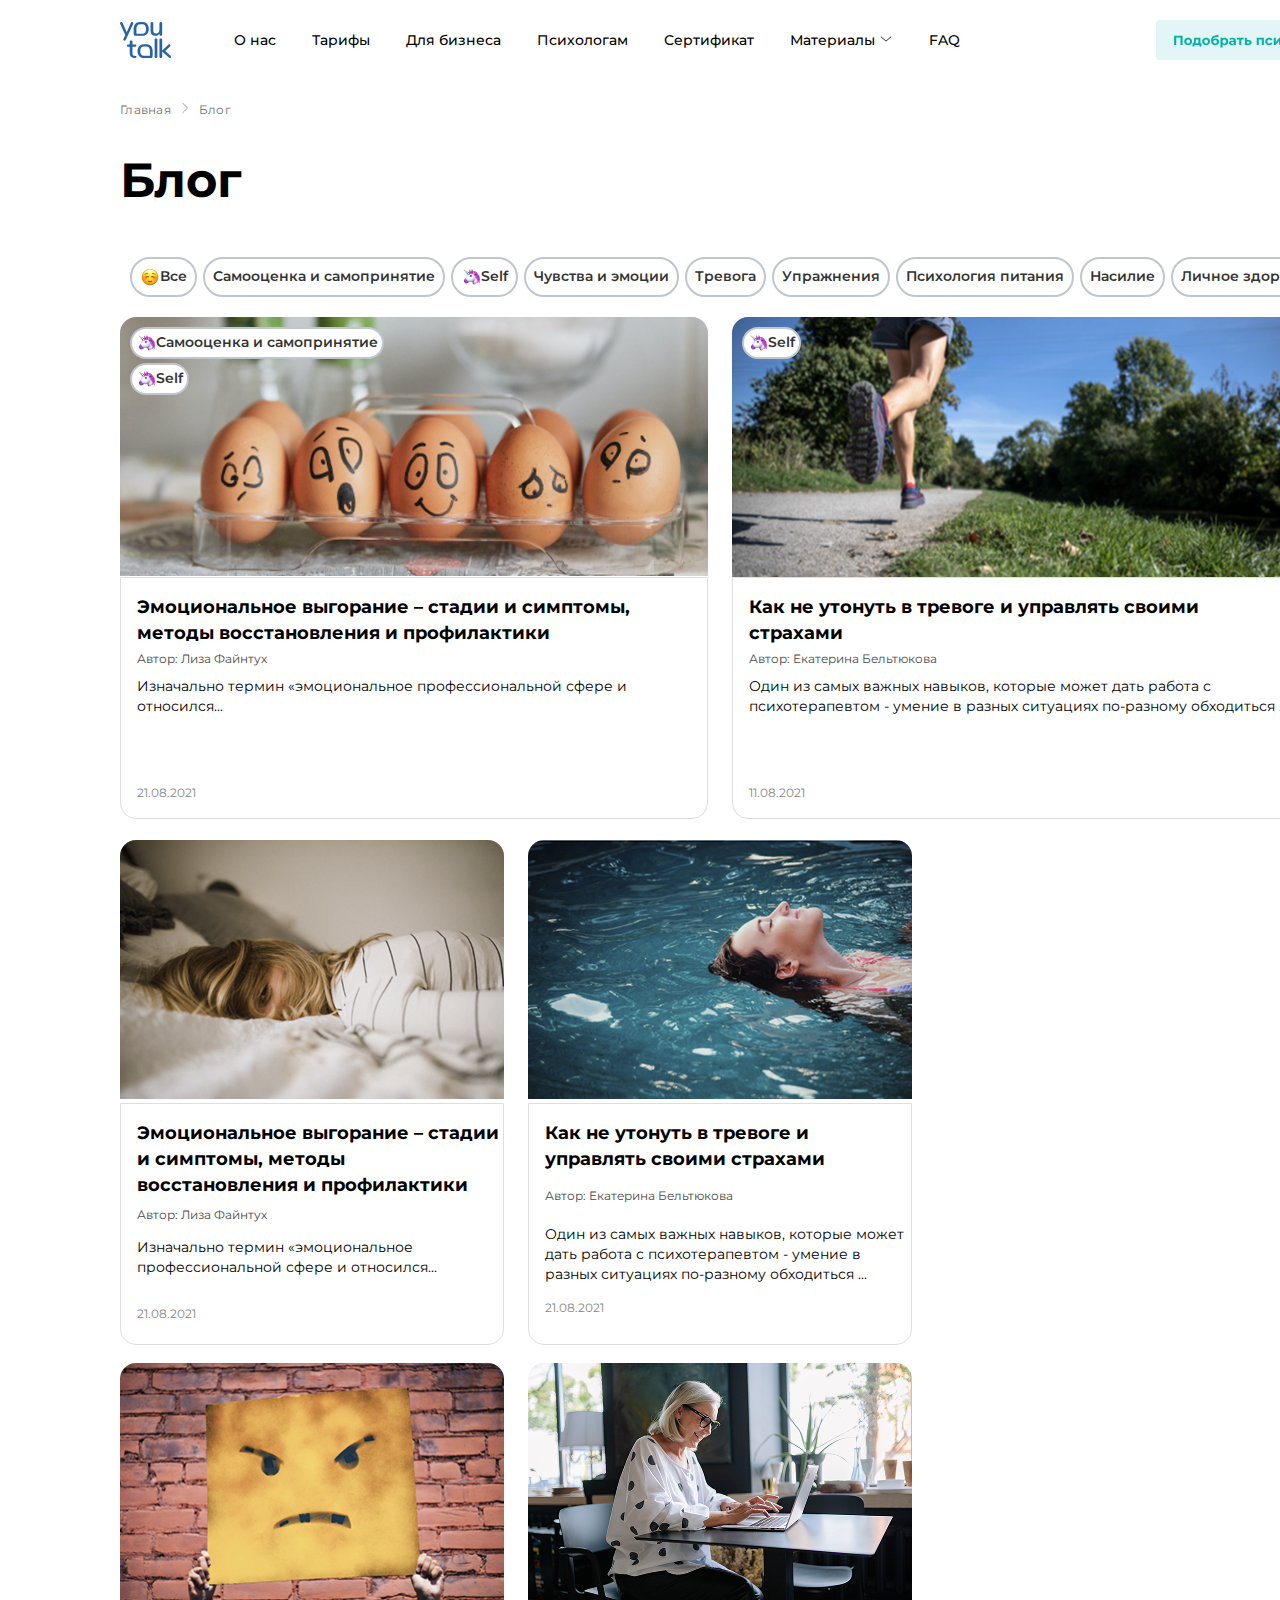
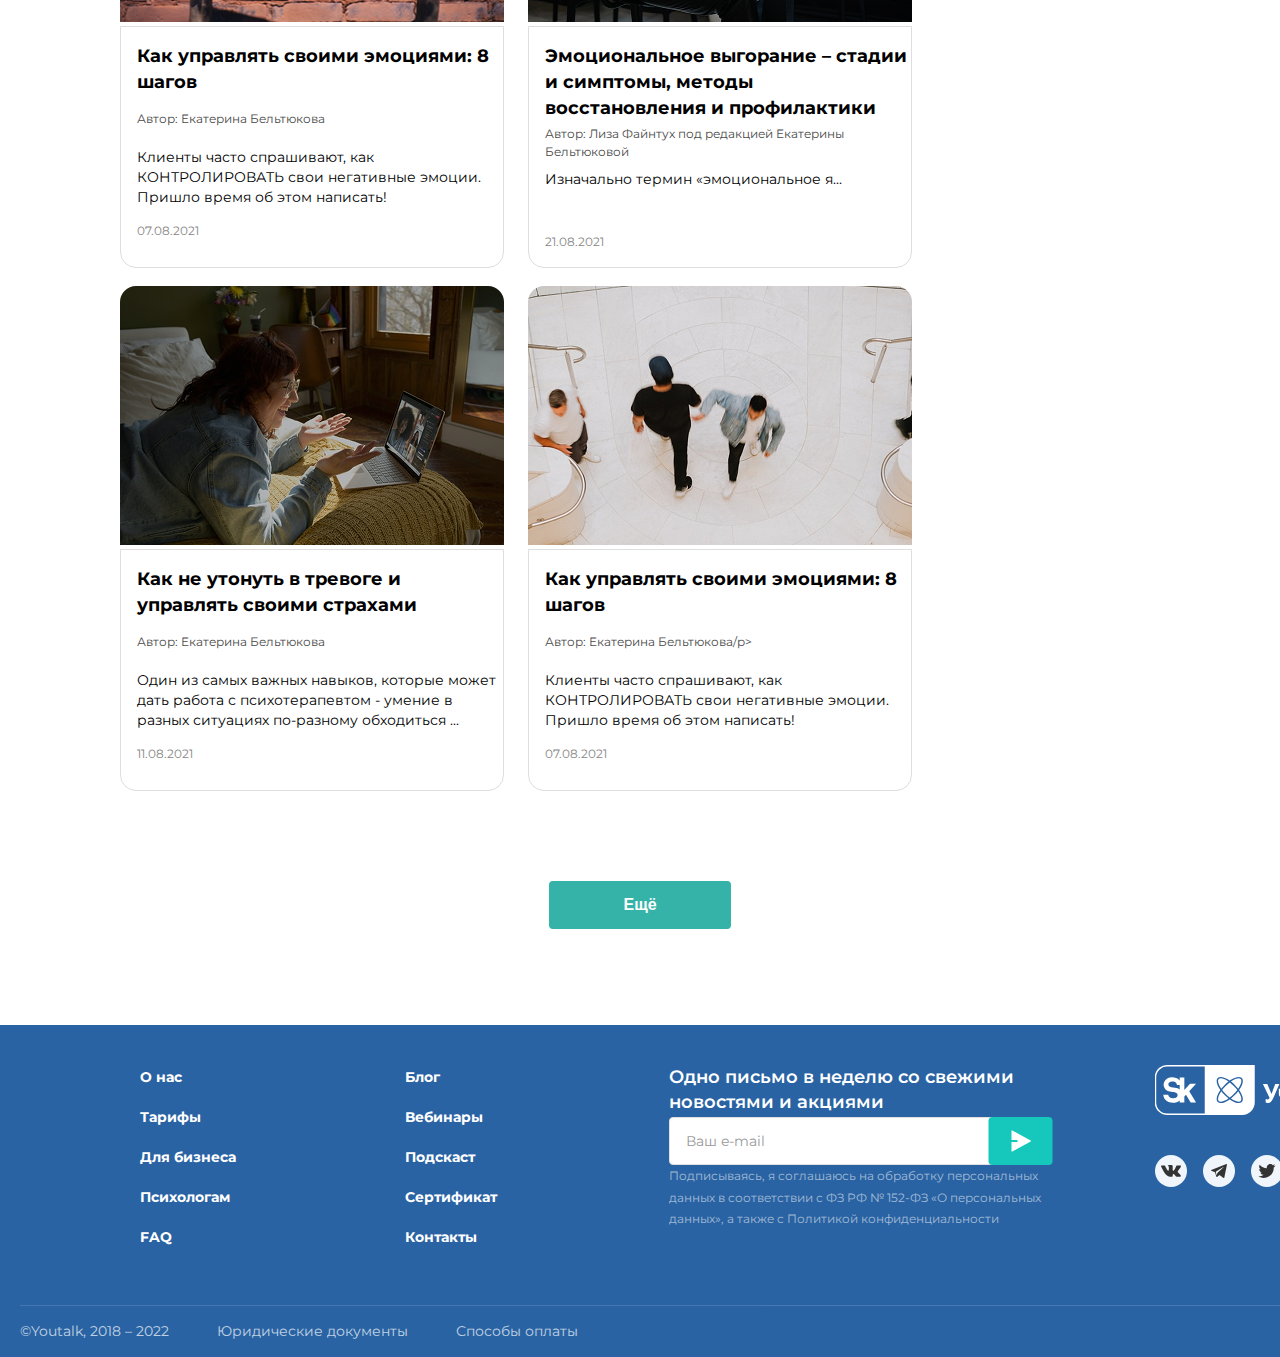
<file: index.html>
<!DOCTYPE html>
<html lang="ru">

<head>
    <meta charset="UTF-8" />
    <meta name="viewport" content="width=device-width, initial-scale=1.0" />
    <link rel="stylesheet" href="css/style.css" />
    <link rel="preconnect" href="https://fonts.googleapis.com" />
    <link rel="preconnect" href="https://fonts.gstatic.com" crossorigin />
    <link href="https://fonts.googleapis.com/css2?family=Montserrat:wght@400;500;600;700&display=swap"
        rel="stylesheet" />
    <title>Youtalk - Blog</title>
</head>

<body>
    <div class="wrapper">
        <header>
            <nav class="navigation">
                <img class="navigation__img" src="img/svg/logo (1).svg" alt="Logo Youtalk" />

                <ul class="navigation__list">
                    <li><a href="#">О нас</a></li>
                    <li><a href="#">Тарифы</a></li>
                    <li><a href="#">Для бизнеса</a></li>
                    <li><a href="#">Психологам</a></li>
                    <li><a href="#">Сертификат</a></li>
                    <li>
                        <a href="#">
                            Материалы
                            <span class="navigation__ul-corner">
                                <img src="img/svg/corner.svg" alt="Уголок" />
                            </span>
                        </a>
                    </li>
                    <li><a href="#">FAQ</a></li>
                </ul>

                <div class="navigation__but">
                    <img src="img/svg/button.svg" alt="Подобрать психолога" />
                </div>
            </nav>

            <div class="header__menu">
                <span>Главная</span>
                <span class="header__corner">
                    <img src="img/svg/Arrow.svg" alt="Arrow" />
                </span>
                <span>Блог</span>
            </div>
        </header>

        <main>
            <h1 class="header__headline">Блог</h1>
            <div class="main__hashtag">
                <div class="main__hashtag-item">
                    <span class="main__hashtag-item-img"><img src="img/svg/Smiling Face.svg"
                            alt="Улыбчивый смайлик">Все</span>
                </div>
                <div class="main__hashtag-item">
                    <span class=main__hashtag-item-img> Самооценка и самопринятие</span>
                </div>
                <div class="main__hashtag-item">
                    <span class=main__hashtag-item-img><img src="img/svg/Unicorn.svg" alt="Единорог">Self</span>
                </div>
                <div class="main__hashtag-item">
                    <span class=main__hashtag-item-img>Чувства и эмоции</span>
                </div>
                <div class="main__hashtag-item">
                    <span class=main__hashtag-item-img>Тревога</span>
                </div>
                <div class="main__hashtag-item">
                    <span class=main__hashtag-item-img>Упражнения</span>
                </div>
                <div class="main__hashtag-item">
                    <span class=main__hashtag-item-img>Психология питания</span>
                </div>
                <div class="main__hashtag-item">
                    <span class=main__hashtag-item-img>Насилие</span>
                </div>
                <div class="main__hashtag-item">
                    <span class=main__hashtag-item-img>Личное здоровье</span>
                </div>
            </div>
            <article>
                <div class="article-cards">
                    <div class="article-card">
                        <div class="article-card__image-container">
                            <img class="article-card__image-container" src="img/png/eggs_smile.png" alt="">
                            <div class="main__hashtag-items">
                                <div class="main__hashtag-item main__hashtag-item-cell">
                                    <img src="img/svg/Unicorn.svg" alt="Единорог">
                                    Самооценка и самопринятие
                                </div>
                                <div class="main__hashtag-item main__hashtag-item-cell-dubl">
                                    <img src="img/svg/Unicorn.svg" alt="Единорог">Self
                                </div>
                            </div>
                        </div>
                        <div class="article-card__headlines">
                            <p class="article-card__headlines-headline">Эмоциональное выгорание – стадии и симптомы,
                                методы восстановления и профилактики</p>
                            <p class="article-card__headlines-author">Автор: Лиза Файнтух</p>
                            <p class="article-card__headlines-text">Изначально термин «эмоциональное профессиональной
                                сфере и относился...</p>
                            <p class="article-card__headlines-date">21.08.2021</p>
                        </div>
                    </div>
                    <div class="article-card">
                        <div class="article-card__image-container">
                            <img class="article-card__image-container" src="img/png/running.png" alt="">
                            <div class="main__hashtag-item main__hashtag-item-cell"><img src="img/svg/Unicorn.svg"
                                    alt="Единорог">Self
                            </div>

                        </div>
                        <div class="article-card__headlines">
                            <p class="article-card__headlines-headline">Как не утонуть в тревоге и управлять своими
                                страхами</p>
                            <p class="article-card__headlines-author">Автор: Екатерина Бельтюкова</p>
                            <p class="article-card__headlines-text">Один из самых важных навыков, которые может дать
                                работа с психотерапевтом - умение в разных ситуациях по-разному обходиться ...</p>
                            <p class="article-card__headlines-date">11.08.2021</p>
                        </div>
                    </div>
                </div>
                <div class="article-minicards">
                    <div class="article-minicard">
                        <img class="article-minicard__img" src="img/png/sleep_baby.png" alt="slepp baby">
                        <div class="article-card__headlines">
                            <p class="article-card__headlines-headline">Эмоциональное выгорание – стадии и симптомы,
                                методы восстановления и профилактики</p>
                            <p class="article-card__headlines-author">Автор: Лиза Файнтух</p>
                            <p class="article-card__headlines-text">Изначально термин «эмоциональное профессиональной
                                сфере и относился...</p>
                            <p class="article-card__headlines-date article-card__headlines-date-minicard">21.08.2021</p>
                        </div>
                    </div>
                    <div class="article-minicard">
                        <img class="article-minicard__img" src="img/png/swimming.png" alt="swimming girl">
                        <div class="article-card__headlines">
                            <p class="article-card__headlines-headline">Как не утонуть в тревоге и управлять своими
                                страхами</p>
                            <p class="article-card__headlines-author">Автор: Екатерина Бельтюкова</p>
                            <p class="article-card__headlines-text">Один из самых важных навыков, которые может дать
                                работа с психотерапевтом - умение в разных ситуациях по-разному обходиться ...</p>
                            <p class="article-card__headlines-date article-card__headlines-date-minicard">21.08.2021</p>
                        </div>
                    </div>
                    <div class="article-minicard">
                        <img class="article-minicard__img" src="img/png/Rectangle_pict.png" alt="Sad rectangle picture">
                        <div class="article-card__headlines">
                            <p class="article-card__headlines-headline">Как управлять своими эмоциями:
                                8 шагов</p>
                            <p class="article-card__headlines-author">Автор: Екатерина Бельтюкова</p>
                            <p class="article-card__headlines-text">Клиенты часто спрашивают, как КОНТРОЛИРОВАТЬ свои
                                негативные эмоции. Пришло время об этом написать!</p>
                            <p class="article-card__headlines-date article-card__headlines-date-minicard">07.08.2021</p>
                        </div>
                    </div>
                    <div class="article-minicard">
                        <img class="article-minicard__img" src="img/png/play_computer2.png" alt="play the computer">
                        <div class="article-card__headlines">
                            <p class="article-card__headlines-headline">Эмоциональное выгорание – стадии и симптомы,
                                методы восстановления и профилактики</p>
                            <p class="article-card__headlines-author">Автор: Лиза Файнтух под редакцией Екатерины
                                Бельтюковой</p>
                            <p class="article-card__headlines-text">Изначально термин «эмоциональное я...</p>
                            <p class="article-card__headlines-date article-card__headlines-date-minicard">21.08.2021</p>
                        </div>
                    </div>
                    <div class="article-minicard">
                        <img class="article-minicard__img" src="img/png/play_computer.png" alt="play the computer">
                        <div class="article-card__headlines">
                            <p class="article-card__headlines-headline">Как не утонуть в тревоге и управлять своими
                                страхами</p>
                            <p class="article-card__headlines-author">Автор: Екатерина Бельтюкова</p>
                            <p class="article-card__headlines-text">Один из самых важных навыков, которые может дать
                                работа с психотерапевтом - умение в разных ситуациях по-разному обходиться ...</p>
                            <p class="article-card__headlines-date article-card__headlines-date-minicard">11.08.2021</p>
                        </div>
                    </div>
                    <div class="article-minicard">
                        <img class="article-minicard__img" src="img/png/friends.png" alt="friends   ">
                        <div class="article-card__headlines">
                            <p class="article-card__headlines-headline">Как управлять своими эмоциями:
                                8 шагов</p>
                            <p class="article-card__headlines-author">Автор: Екатерина Бельтюкова/p>
                                <p class="article-card__headlines-text">Клиенты часто спрашивают, как КОНТРОЛИРОВАТЬ
                                    свои негативные эмоции. Пришло время об этом написать!</p>
                                <p class="article-card__headlines-date article-card__headlines-date-minicard">07.08.2021
                                </p>
                        </div>
                    </div>
                </div>

            </article>

            <div class="article__button-wrapper">
                <button class="article__but">Ещё</button>
            </div>
        </main>
    </div>
    <footer class="footer">
        <div class="footer__container">
            <div class="footer__content">
                <div class="footer__columns">
                    <!-- Первая колонка -->
                    <div class="footer__column">
                        <ul class="footer__menu">
                            <li><a href="#" class="footer__link">О нас</a></li>
                            <li><a href="#" class="footer__link">Тарифы</a></li>
                            <li><a href="#" class="footer__link">Для бизнеса</a></li>
                            <li><a href="#" class="footer__link">Психологам</a></li>
                            <li><a href="#" class="footer__link">FAQ</a></li>
                        </ul>
                    </div>

                    <!-- Вторая колонка -->
                    <div class="footer__column">
                        <ul class="footer__menu">
                            <li><a href="#" class="footer__link">Блог</a></li>
                            <li><a href="#" class="footer__link">Вебинары</a></li>
                            <li><a href="#" class="footer__link">Подскаст</a></li>
                            <li><a href="#" class="footer__link">Сертификат</a></li>
                            <li><a href="#" class="footer__link">Контакты</a></li>
                        </ul>
                    </div>

                    <!-- Третья колонка - Форма подписки -->
                    <div class="footer__column footer__column--wide">
                        <div class="footer__subscribe">
                            <p class="footer__subscribe-text">Одно письмо в неделю со свежими новостями и акциями</p>
                            <form class="footer__form">
                                <input type="email" placeholder="Ваш e-mail" class="footer__input">
                                <img class="footer__input-img" src="img/svg/triangle send.svg" alt="">
                            </form>
                            <p class="footer__privacy">
                                Подписываясь, я соглашаюсь на обработку персональных данных в соответствии с ФЗ РФ №
                                152-ФЗ «О персональных данных», а также с Политикой конфиденциальности
                            </p>
                        </div>
                    </div>
                    <div class="footer__column">
                        <div class="footer__subscribe">
                            <img src="img/svg/SKучастник.svg" width="221px" height="50px" alt="">
                            <div class="footer__row">
                                <img src="img/svg/vk.svg" alt="">
                                <img src="img/svg/telegramm.svg" alt="">
                                <img src="img/svg/tvitter.svg" alt="">
                                <img src="img/svg/rosatom.svg" alt="">
                            </div>
                        </div>
                    </div>
                </div>
            </div>

            <!-- Нижняя часть футера -->
            <div class="footer__bottom">
                <div class="footer__copyright">
                    <span>©Youtalk, 2018 – 2022</span>
                </div>
                <div class="footer__links">
                    <a href="#" class="footer__bottom-link">Юридические документы</a>
                    <a href="#" class="footer__bottom-link">Способы оплаты</a>
                </div>
            </div>
        </div>
    </footer>

</body>

</html>
</file>
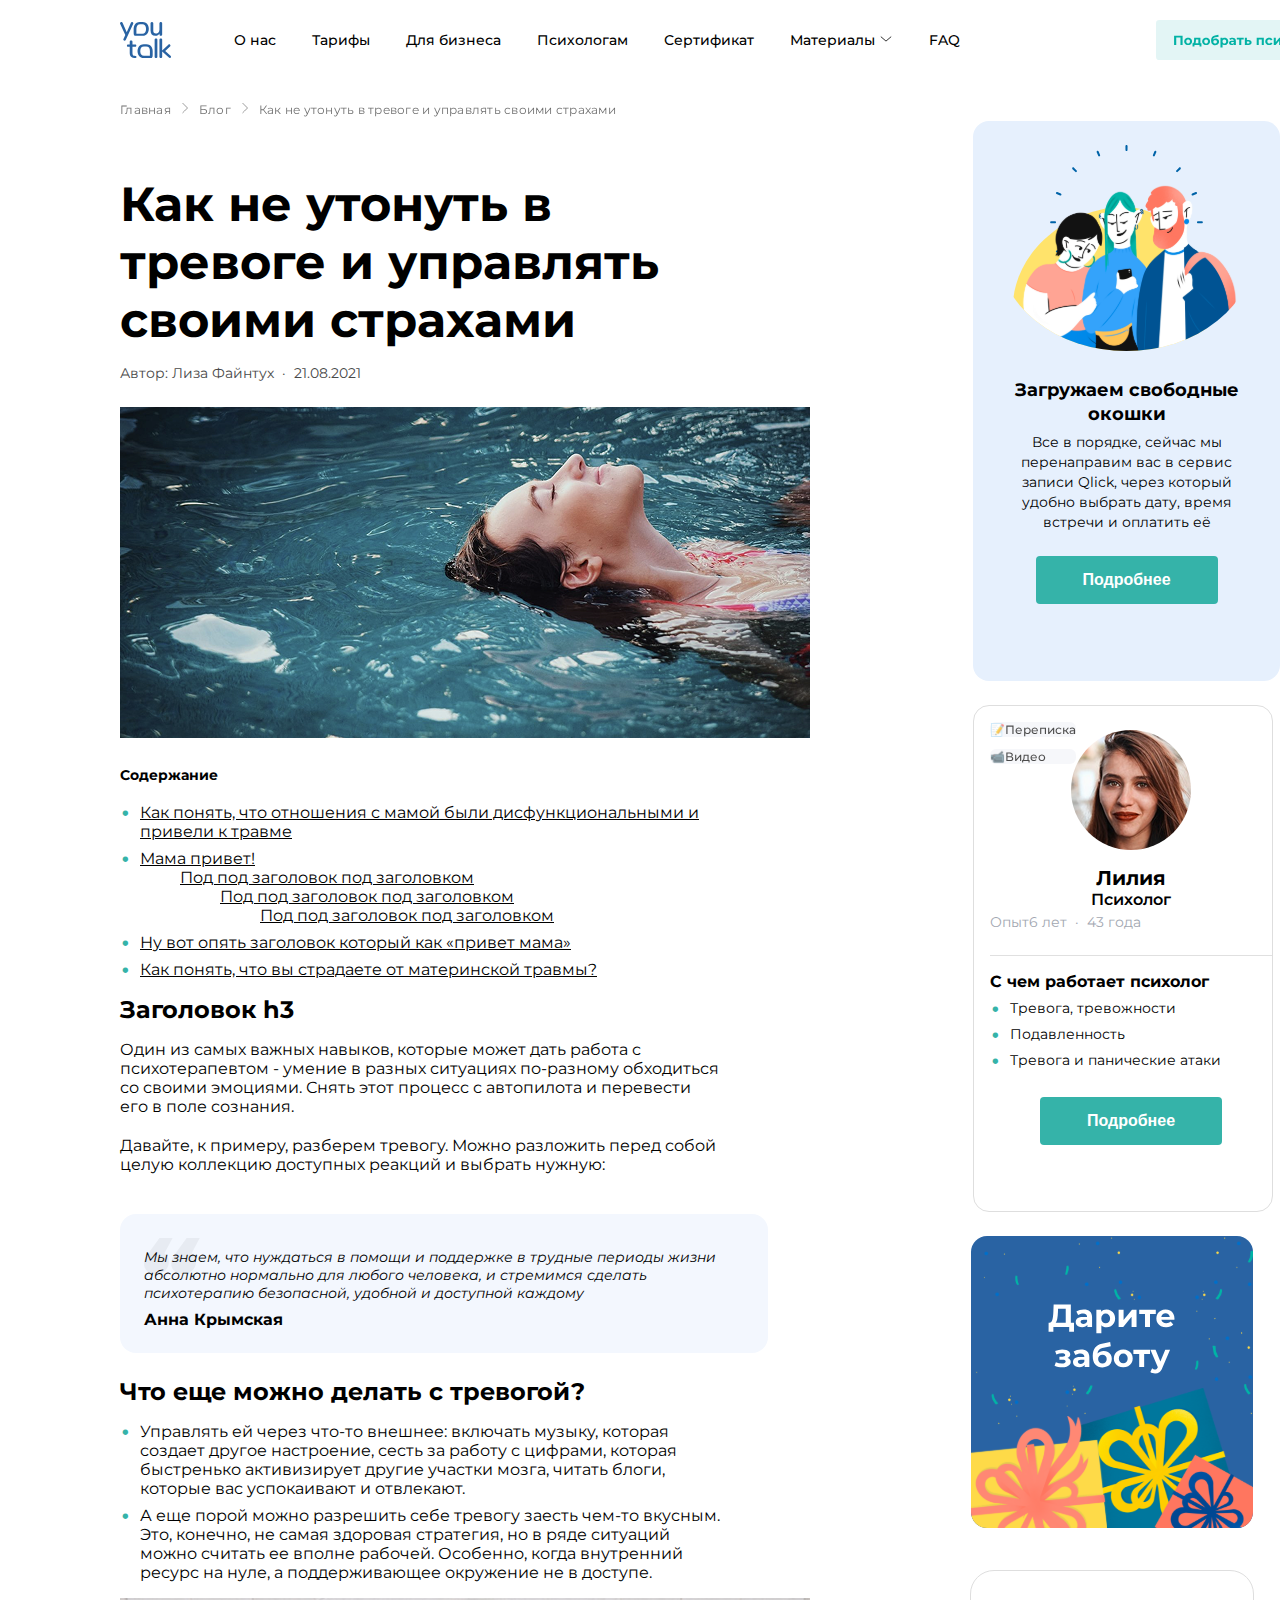
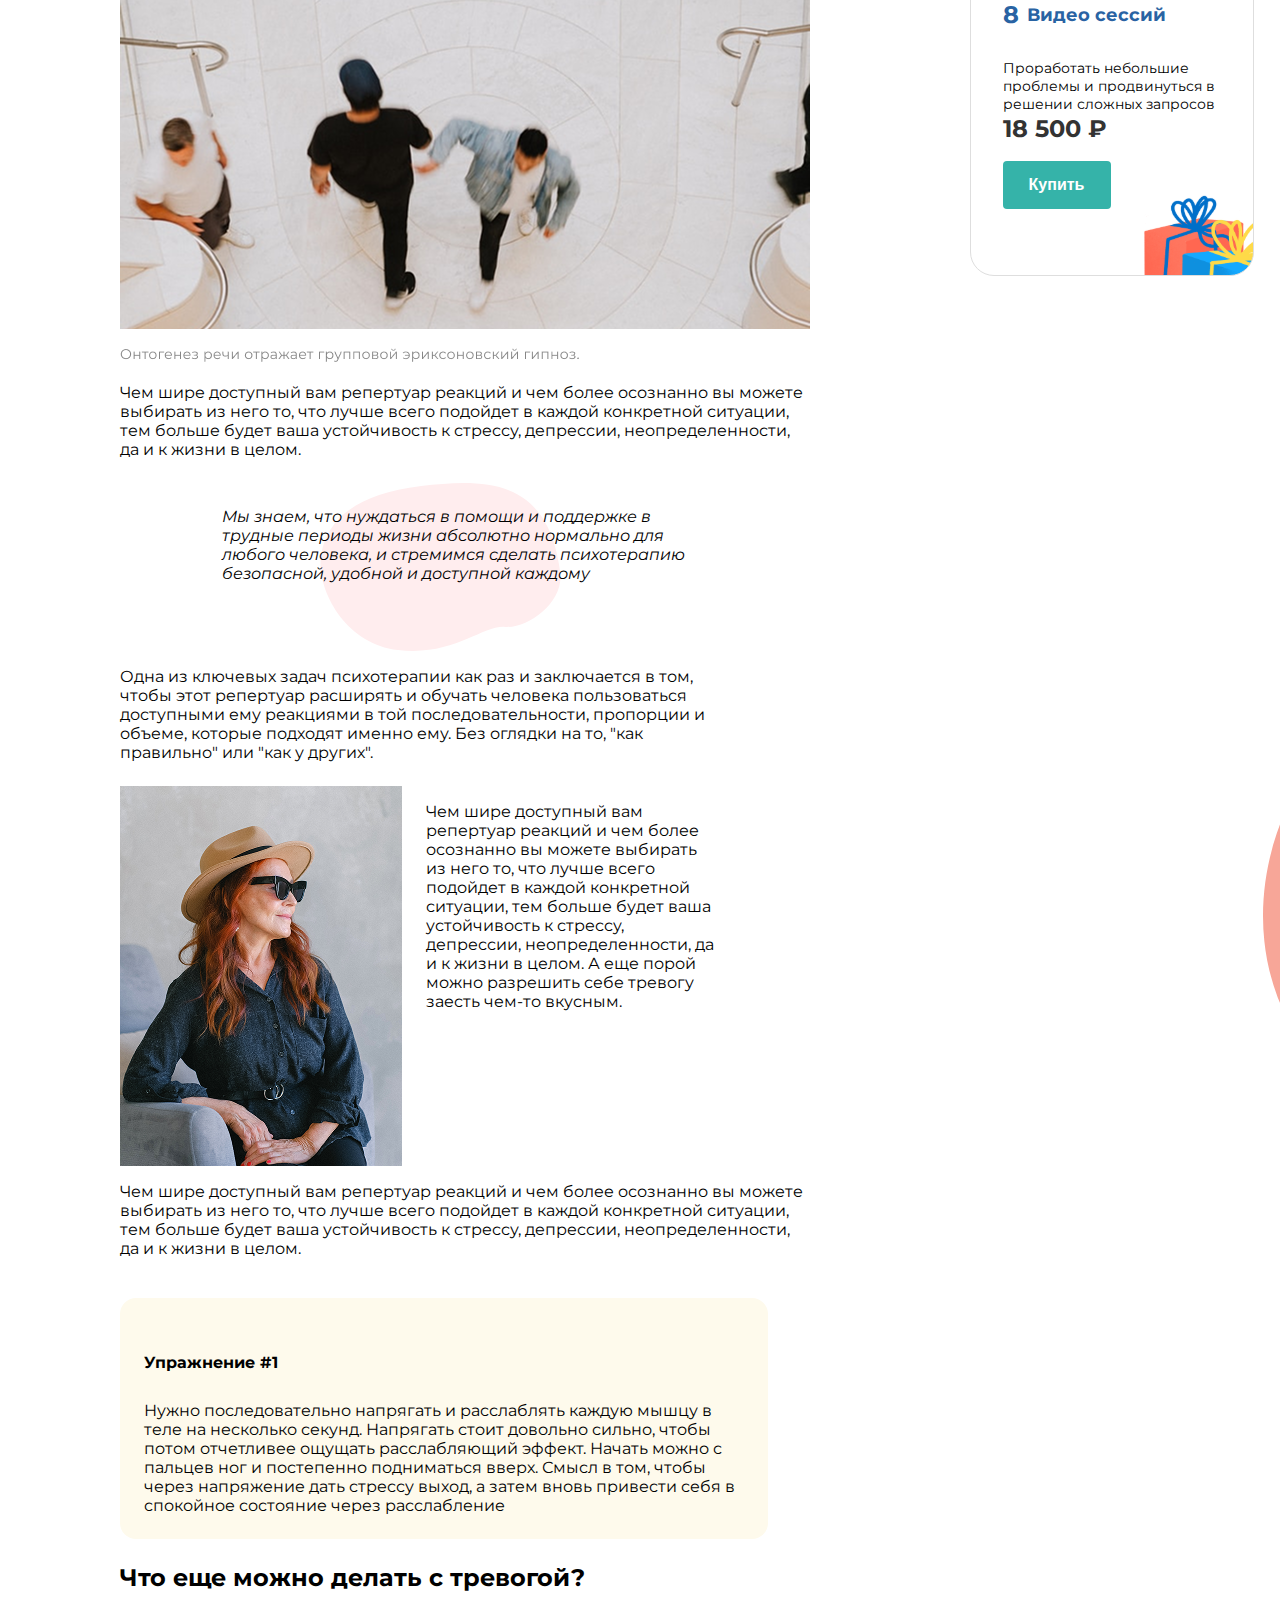
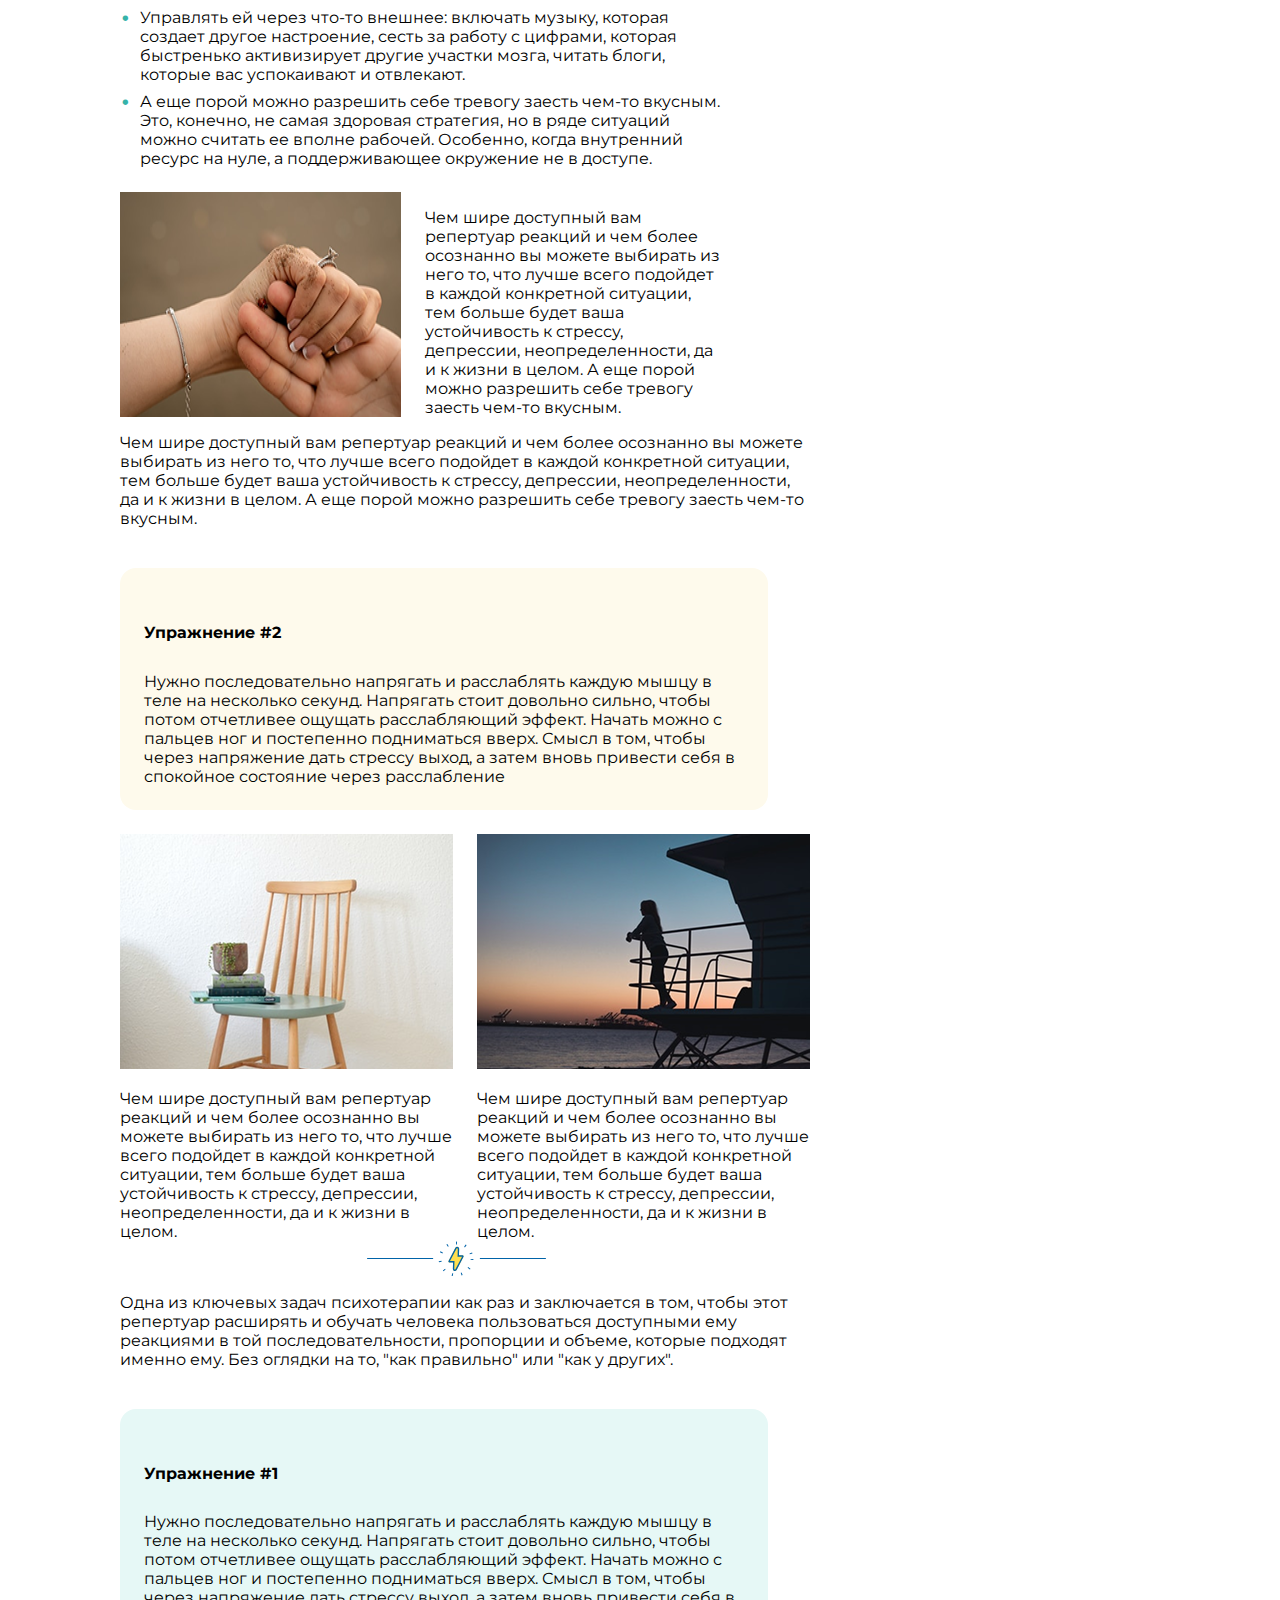
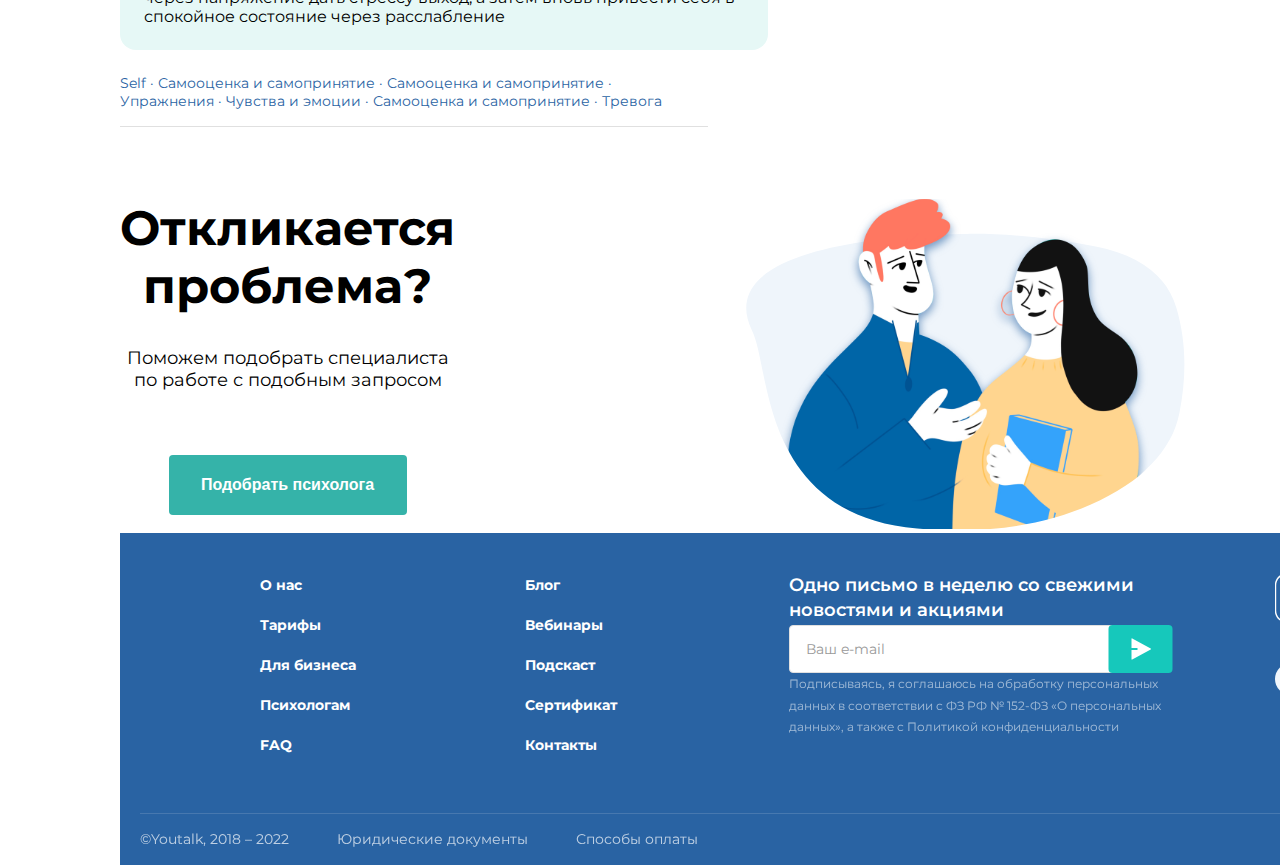
<file: article.html>
<!DOCTYPE html>
<html lang="ru">

<head>
    <meta charset="UTF-8" />
    <meta name="viewport" content="width=device-width, initial-scale=1.0" />
    <link rel="stylesheet" href="css/style.css" />
    <link rel="preconnect" href="https://fonts.googleapis.com" />
    <link rel="preconnect" href="https://fonts.gstatic.com" crossorigin />
    <link href="https://fonts.googleapis.com/css2?family=Montserrat:wght@400;500;600;700&display=swap"
        rel="stylesheet" />
    <title>Youtalk - Blog</title>
</head>

<body>
    <div class="wrapper">
        <header>
            <nav class="navigation">
                <img class="navigation__img" src="img/svg/logo (1).svg" alt="Логотип Youtalk" />
                <ul class="navigation__list">
                    <li><a href="#">О нас</a></li>
                    <li><a href="#">Тарифы</a></li>
                    <li><a href="#">Для бизнеса</a></li>
                    <li><a href="#">Психологам</a></li>
                    <li><a href="#">Сертификат</a></li>
                    <li>
                        <a href="#">
                            Материалы
                            <span class="navigation__ul-corner">
                                <img src="img/svg/corner.svg" alt="Уголок" />
                            </span>
                        </a>
                    </li>
                    <li><a href="#">FAQ</a></li>
                </ul>

                <div class="navigation__but">
                    <img src="img/svg/button.svg" alt="Подобрать психолога" />
                </div>
            </nav>

            <div class="header__menu">
                <span>Главная</span>
                <span class="header__corner">
                    <img src="img/svg/Arrow.svg" alt="Стрелка" />
                </span>
                <span>Блог</span>
                <span class="header__corner">
                    <img src="img/svg/Arrow.svg" alt="Arrow" />
                </span>

                <span>Как не утонуть в тревоге и управлять своими страхами</span>
            </div>
        </header>

        <main>
            <div class="main__content">
                <div class="main__content-block">
                    <h1 class="header__headline header__headline--alt">Как не утонуть в тревоге и управлять своими
                        страхами</h1>
                    <div class="main__menu">
                        <p class="article-card__headlines-author article-card__headlines-author--alt">Автор: Лиза
                            Файнтух</p>
                        <p class="article-card__headlines-author article-card__headlines-author--alt">·</p>
                        <p class="article-card__headlines-author article-card__headlines-author--alt">21.08.2021</p>
                    </div>

                    <img src="img/png/swimming_art.png" alt="Девушка, плавающая в басейне">
                    <div class="article__content-section">
                        <h4>Содержание</h4>
                        <ul class="article__content-section--list">
                            <li class="article__content-section--list--li">
                                Как понять, что отношения с мамой были дисфункциональными и привели к травме
                            </li>

                            <li class="article__content-section--list--li">
                                Мама привет!
                                <ul class="article__content-section--sublist">
                                    <li class="article__content-section--sublist--item">Под под заголовок под заголовком
                                    </li>
                                    <ul>
                                        <li class="article__content-section--sublist--item">Под под заголовок под
                                            заголовком
                                    </ul>
                                    <ul>
                            </li>
                            <ul>
                                <li class="article__content-section--sublist--item">Под под заголовок под заголовком
                                </li>
                            </ul>
                        </ul>
                        </ul>



                        <li class="article__content-section--list--li">
                            Ну вот опять заголовок который как «привет мама»
                        </li>

                        <li class="article__content-section--list--li">
                            Как понять, что вы страдаете от материнской травмы?
                        </li>
                        </ul>


                        <div class="article__content-section-text">
                            <p>Заголовок h3</p>
                        </div>
                        <div class="article__content-section-text-article">
                            <p class=text__full-img>Один из самых важных навыков, которые может дать работа с
                                психотерапевтом - умение в
                                разных ситуациях по-разному обходиться со своими эмоциями. Снять этот процесс с
                                автопилота и перевести его в поле сознания.</p>
                            <p class=text__full-img>
                                Давайте, к примеру, разберем тревогу. Можно разложить перед собой целую коллекцию
                                доступных реакций и выбрать нужную:
                            </p>
                        </div>
                        <div class="article__content-section-text-background text__full-img">
                            <p class="article__content-section-text-background-italic"> Мы знаем, что нуждаться в помощи
                                и поддержке в трудные периоды жизни абсолютно нормально
                                для любого человека, и стремимся сделать психотерапию безопасной, удобной и доступной
                                каждому</p>
                            <p class="article__content-section-text-background-author">
                                Анна Крымская
                            </p>
                            <img class="article__content-section-text-background-img" src="img/svg/Citata.svg"
                                alt="Цитата, важная фраза">
                        </div>
                        <div class="article__content-section-text">
                            <p>Что еще можно делать с тревогой?</p>
                        </div>
                        <ul class="article__content-section--list none__text-decore text__full-img">
                            <li class="article__content-section--list--li">
                                Управлять ей через что-то внешнее: включать музыку, которая создает другое настроение,
                                сесть за работу с цифрами, которая быстренько активизирует другие участки мозга, читать
                                блоги, которые вас успокаивают и отвлекают.
                            </li>
                            <li class="article__content-section--list--li">
                                А еще порой можно разрешить себе тревогу заесть чем-то вкусным. Это, конечно, не самая
                                здоровая стратегия, но в ряде ситуаций можно считать ее вполне рабочей. Особенно, когда
                                внутренний ресурс на нуле, а поддерживающее окружение не в доступе.
                            </li>
                        </ul>
                        <img src="img/png/friends_art.png" alt="Друзья бегут на работу в офис ">

                        <p class="article__content-section-text-article resize__full">Чем шире доступный вам репертуар
                            реакций и чем
                            более осознанно вы можете выбирать из него то, что лучше всего подойдет в каждой конкретной
                            ситуации, тем больше будет ваша устойчивость к стрессу, депрессии, неопределенности, да и к
                            жизни в целом.</p>
                        <div class="article__content-section-text-italic">
                            <p class="article__content-section-text-background-italic">
                                Мы знаем, что нуждаться в помощи и поддержке в трудные периоды жизни абсолютно нормально
                                для
                                любого человека, и стремимся сделать психотерапию безопасной, удобной и доступной
                                каждому
                                <img class="article__content-section-text-background-italic-img"
                                    src="img/svg/Orange_spot.svg" alt="Оранжевое декоративное пятно">
                            </p>
                        </div>
                        <p class="article__content-section-text-article resize__full text__full-img">
                            Одна из ключевых задач психотерапии как раз и заключается в том, чтобы этот репертуар
                            расширять и обучать человека пользоваться доступными ему реакциями в той последовательности,
                            пропорции и объеме, которые подходят именно ему. Без оглядки на то, "как правильно" или "как
                            у других".
                        </p>
                        <div class="article__content-section--photo-text text__full-img">
                            <img src="img/png/relax_girl.png"
                                alt="Отдохнувшая девушка в солнцезащитных очках смотрит в даль">
                            <p class="article__content-section-text-article resize__full">
                                Чем шире доступный вам репертуар реакций и чем более осознанно вы можете выбирать из
                                него то, что лучше всего подойдет в каждой конкретной ситуации, тем больше будет ваша
                                устойчивость к стрессу, депрессии, неопределенности, да и к жизни в целом.
                                А еще порой можно разрешить себе тревогу заесть чем-то вкусным.
                            </p>
                        </div>
                        <p class="article__content-section-text-article resize__full">
                            Чем шире доступный вам репертуар реакций и чем более осознанно вы можете выбирать из него
                            то, что лучше всего подойдет в каждой конкретной ситуации, тем больше будет ваша
                            устойчивость к стрессу, депрессии, неопределенности, да и к жизни в целом.
                        </p>
                        <div class="article__content-section-text-background background__text text__full-img">
                            <h4>
                                Упражнение #1
                            </h4>
                            <p>
                                Нужно последовательно напрягать и расслаблять каждую мышцу в теле на несколько секунд.
                                Напрягать стоит довольно сильно, чтобы потом отчетливее ощущать расслабляющий эффект.
                                Начать можно с пальцев ног и постепенно подниматься вверх. Смысл в том, чтобы через
                                напряжение дать стрессу выход, а затем вновь привести себя в спокойное состояние через
                                расслабление
                            </p>
                        </div>
                        <div class="article__content-section-text">
                            <p>Что еще можно делать с тревогой?</p>
                        </div>
                        <ul class="article__content-section--list none__text-decore text__full-img">
                            <li class="article__content-section--list--li">
                                Управлять ей через что-то внешнее: включать музыку, которая создает другое настроение,
                                сесть за работу с цифрами, которая быстренько активизирует другие участки мозга, читать
                                блоги, которые вас успокаивают и отвлекают.
                            </li>
                            <li class="article__content-section--list--li">
                                А еще порой можно разрешить себе тревогу заесть чем-то вкусным. Это, конечно, не самая
                                здоровая стратегия, но в ряде ситуаций можно считать ее вполне рабочей. Особенно, когда
                                внутренний ресурс на нуле, а поддерживающее окружение не в доступе.
                            </li>
                        </ul>
                        <div class="article__content-section--photo-text text__full-img">
                            <img src="img/png/hands.png" alt="Дружеское рукопожатие">
                            <p class="article__content-section-text-article resize__full">
                                Чем шире доступный вам репертуар реакций и чем более осознанно вы можете выбирать из
                                него то, что лучше всего подойдет в каждой конкретной ситуации, тем больше будет ваша
                                устойчивость к стрессу, депрессии, неопределенности, да и к жизни в целом.
                                А еще порой можно разрешить себе тревогу заесть чем-то вкусным.
                            </p>
                        </div>
                        <p class="article__content-section-text-article resize__full">
                            Чем шире доступный вам репертуар реакций и чем более осознанно вы можете выбирать из
                            него то, что лучше всего подойдет в каждой конкретной ситуации, тем больше будет ваша
                            устойчивость к стрессу, депрессии, неопределенности, да и к жизни в целом.
                            А еще порой можно разрешить себе тревогу заесть чем-то вкусным.
                        </p>
                        <div
                            class="article__content-section-text-background background__text background__text text__full-img">
                            <h4>
                                Упражнение #2
                            </h4>
                            <p>
                                Нужно последовательно напрягать и расслаблять каждую мышцу в теле на несколько секунд.
                                Напрягать стоит довольно сильно, чтобы потом отчетливее ощущать расслабляющий эффект.
                                Начать можно с пальцев ног и постепенно подниматься вверх. Смысл в том, чтобы через
                                напряжение дать стрессу выход, а затем вновь привести себя в спокойное состояние через
                                расслабление
                            </p>
                        </div>
                        <div class="article__content-section--photo-text text__full-img">
                            <div>
                                <img src="img/png/chair.png" alt="Красивый стул">
                                <p class="article__content-section-text-article">Чем шире доступный вам репертуар
                                    реакций и чем более осознанно вы можете выбирать из
                                    него то, что лучше всего подойдет в каждой конкретной ситуации, тем больше будет
                                    ваша устойчивость к стрессу, депрессии, неопределенности, да и к жизни в целом.</p>
                            </div>
                            <div>
                                <img src="img/png/sunset_girl.png" alt="sunset girl">
                                <p class="article__content-section-text-article">Чем шире доступный вам репертуар
                                    реакций и чем более осознанно вы можете выбирать из
                                    него то, что лучше всего подойдет в каждой конкретной ситуации, тем больше будет
                                    ваша устойчивость к стрессу, депрессии, неопределенности, да и к жизни в целом.</p>
                            </div>
                        </div>
                        <div class="img__centr">
                            <img id="lightning" src="img/svg/lightning.svg" alt="Молния">
                        </div>
                        <p class="article__content-section-text-article resize__full">
                            Одна из ключевых задач психотерапии как раз и заключается в том, чтобы этот репертуар
                            расширять и обучать человека пользоваться доступными ему реакциями в той последовательности,
                            пропорции и объеме, которые подходят именно ему. Без оглядки на то, "как правильно" или "как
                            у других".
                        </p>
                        <div
                            class="article__content-section-text-background background__text background__text_green text__full-img">
                            <h4>
                                Упражнение #1
                            </h4>
                            <p>
                                Нужно последовательно напрягать и расслаблять каждую мышцу в теле на несколько секунд.
                                Напрягать стоит довольно сильно, чтобы потом отчетливее ощущать расслабляющий эффект.
                                Начать можно с пальцев ног и постепенно подниматься вверх. Смысл в том, чтобы через
                                напряжение дать стрессу выход, а затем вновь привести себя в спокойное состояние через
                                расслабление
                            </p>
                        </div>
                        <div class="article__content-links">
                            <span>Self</span>
                            <span>·</span>
                            <span>Самооценка и самопринятие</span>
                            <span>·</span>
                            <span>Самооценка и самопринятие</span>
                            <span>·</span>
                            <span>Упражнения</span>
                            <span>·</span>
                            <span>Чувства и эмоции</span>
                            <span>·</span>
                            <span>Самооценка и самопринятие</span>
                            <span>·</span>
                            <span>Тревога</span>
                        </div>
                        <div class="divider"></div>
                        <div class=article__content-text-img>
                            <div class="article__content__footer change__size">
                                <h1 class="header__headline header__headline--alt ">Откликается
                                    проблема?</h1>
                                <p class="article__content__footer_parag text__centr">
                                    Поможем подобрать специалиста по работе с подобным запросом
                                </p>
                                <div class="article__button-wrapper article__button-wrapper-alt margin-top">
                                    <button class="article__but text__centr change__size_but">Подобрать
                                        психолога</button>
                                </div>
                            </div>
                            <div>
                                <img src="img/svg/friendship.svg" alt="Дружелюбные люди разговаривают">
                            </div>
                            <div>
                                <img src="img/svg/Orange_spot_mini.svg" alt="Маленькое оранжевое пятно">
                            </div>
                        </div>
                        <footer class="footer">
                            <div class="footer__container">
                                <div class="footer__content">
                                    <div class="footer__columns">
                                        <!-- Первая колонка -->
                                        <div class="footer__column">
                                            <ul class="footer__menu">
                                                <li><a href="#" class="footer__link">О нас</a></li>
                                                <li><a href="#" class="footer__link">Тарифы</a></li>
                                                <li><a href="#" class="footer__link">Для бизнеса</a></li>
                                                <li><a href="#" class="footer__link">Психологам</a></li>
                                                <li><a href="#" class="footer__link">FAQ</a></li>
                                            </ul>
                                        </div>

                                        <!-- Вторая колонка -->
                                        <div class="footer__column">
                                            <ul class="footer__menu">
                                                <li><a href="#" class="footer__link">Блог</a></li>
                                                <li><a href="#" class="footer__link">Вебинары</a></li>
                                                <li><a href="#" class="footer__link">Подскаст</a></li>
                                                <li><a href="#" class="footer__link">Сертификат</a></li>
                                                <li><a href="#" class="footer__link">Контакты</a></li>
                                            </ul>
                                        </div>

                                        <!-- Третья колонка - Форма подписки -->
                                        <div class="footer__column footer__column--wide">
                                            <div class="footer__subscribe">
                                                <p class="footer__subscribe-text">Одно письмо в неделю со свежими
                                                    новостями и акциями</p>
                                                <form class="footer__form">
                                                    <input type="email" placeholder="Ваш e-mail" class="footer__input">
                                                    <img class="footer__input-img" src="img/svg/triangle send.svg"
                                                        alt="Галочка для отправки письма">
                                                </form>
                                                <p class="footer__privacy">
                                                    Подписываясь, я соглашаюсь на обработку персональных данных в
                                                    соответствии с ФЗ РФ №
                                                    152-ФЗ «О персональных данных», а также с Политикой
                                                    конфиденциальности
                                                </p>
                                            </div>
                                        </div>
                                        <div class="footer__column">
                                            <div class="footer__subscribe">
                                                <img src="img/svg/SKучастник.svg" width="221px" height="50px"
                                                    alt="SKучастник">
                                                <div class="footer__row">
                                                    <img src="img/svg/vk.svg" alt="Вконтакте">
                                                    <img src="img/svg/telegramm.svg" alt="Телеграмм">
                                                    <img src="img/svg/tvitter.svg" alt="Твиттер">
                                                    <img src="img/svg/rosatom.svg" alt="Росатом">
                                                </div>
                                            </div>
                                        </div>
                                    </div>
                                </div>

                                <!-- Нижняя часть футера -->
                                <div class="footer__bottom">
                                    <div class="footer__copyright">
                                        <span class="footer__links">©Youtalk, 2018 – 2022</span>
                                    </div>
                                    <div class="footer__links">
                                        <a href="#" class="footer__bottom-link">Юридические документы</a>
                                        <a href="#" class="footer__bottom-link">Способы оплаты</a>
                                    </div>
                                </div>
                            </div>
                        </footer>
                    </div>
                </div>

                <div class="main__content-aside">
                    <div class="main__content-aside-freewindows">
                        <img class="main__content-aside-freewindows-img" src="img/svg/Friends_tel.svg"
                            alt="Дружелюбные люди смотрят в телефон и читают важное сообщение">
                        <p class="main__content-aside-freewindows-text">
                            Загружаем свободные окошки
                        </p>
                        <p class="main__content-aside-freewindows-text-alt">
                            Все в порядке, сейчас мы перенаправим вас в сервис записи Qlick, через который удобно
                            выбрать дату, время встречи и оплатить её
                        </p>
                        <div class="article__button-wrapper article__button-wrapper-alt">
                            <button class="article__but">Подробнее</button>
                        </div>

                    </div>
                    <div class="main__content-aside-freewindows main__content-aside-freewindows-alt size481">
                        <img class="main__content-aside-freewindows-img" src="img/png/psychologist.png"
                            alt="Фотография красивой девушки психолога">

                        <div class="hashtags">
                            <p class="hashtags__perepiska">📝Переписка</p>
                            <p class="hashtags__video">📹Видео</p>
                        </div>
                        <p class="main__content-aside-freewindows-text--psych">
                            Лилия
                        </p>
                        <p class="main__content-aside-freewindows-text--psy">
                            Психолог
                        </p>
                        <div class="main__menu">
                            <p>Опыт6 лет</p>
                            <p>·</p>
                            <p>43 года </p>
                        </div>

                        <div class="divider"></div>
                        <div class="specialization">
                            <p class="main__content-aside-freewindows-text--specialization">С чем работает психолог</з>
                                <ul class="text__start">
                                    <li class="article__content-section--list--li  ">Тревога, тревожности</li>
                                    <li class="article__content-section--list--li">Подавленность</li>
                                    <li class="article__content-section--list--li">Тревога и панические атаки</li>
                                </ul>
                        </div>
                        <div class="article__button-wrapper article__button-wrapper-alt">
                            <button class="article__but">Подробнее</button>
                        </div>
                    </div>
                    <div>
                        <img class="main__content-aside-freewindows--minicard" src="img/svg/Group care.svg"
                            alt="Картинка Дарите Заботу">
                    </div>
                    <div class="main__content-aside-freewindows-presents">


                        <div class="main__content__headline">
                            <p class="main__content-aside-freewindows-headline--text">8</p>
                            <p class="main__content-aside-freewindows-headline--bigtext">Видео сессий</p>
                        </div>
                        <p class="main__content-aside-freewindows-headline--smalltext">Проработать небольшие проблемы и
                            продвинуться в решении сложных запросов</p>
                        <p class="main__content-aside-freewindows--cost"> 18 500 ₽ </p>

                        <button class="article__but low-size">Купить</button>

                    </div>
                    <img class="main__content-aside-freewindows--spot" src="img/svg/Orange_big_spot.svg"
                        alt="Большое оранжевое пятно">
                </div>

            </div>
        </main>
    </div>
</body>

</html>
</file>
<file: css/style.css>
body {
  margin: 0;

  font-family: 'Montserrat', sans-serif;
  font-size: 14px;
  box-sizing: border-box;


}

p {
  margin: 0;
}

.wrapper {

  max-width: 1440px;
  margin: 0 auto;
  box-sizing: border-box;
  width: 100%;
  padding-left: 120px;
}

.text__full-img {
  max-width: 600px;
}

img {
  cursor: pointer;
}

/* Навигация */
.navigation {
  display: flex;
  align-items: center;
  justify-content: flex-start;
  padding: 20px 0;
  gap: 32px;
  white-space: nowrap;
  font-weight: 500;
  cursor: pointer;
}

.navigation__img {
  margin-right: 31px;
  flex-shrink: 0;
}

.navigation__list {
  display: flex;
  list-style: none;
  margin: 0;
  padding: 0;
  gap: 36px;
  flex-wrap: nowrap;
}

.navigation__list li {
  display: flex;
  align-items: center;
}

.navigation__list a {
  text-decoration: none;
  color: #000;
  font-weight: 500;
  position: relative;
  display: flex;
  align-items: center;
}

.navigation__ul-corner {
  margin-left: 4px;
  position: relative;
  top: 1px;
}

.navigation__but {
  justify-content: end;
  margin-left: 164px;
  flex-shrink: 0;
}

.navigation__but img {
  display: block;
  width: 100%;
  max-height: 40px;
}


.header__menu {
  font-size: 12px;
  line-height: 18px;
  letter-spacing: 0.25px;
  color: #333333;
  display: flex;
  align-items: center;
  gap: 6px;
  margin-top: 20px;
  cursor: pointer;
  opacity: 70%;
}

.header__headline {
  font-family: 'Montserrat', sans-serif;
  font-size: 48px;
  font-weight: bold;
  margin: 0;
  margin-top: 30px;
  margin-bottom: 31px;
  max-width: 690px;
  max-height: 168px;
}

.header__headline--alt {
  margin: 54px 228px 16px 0;
}

.main__hashtag {
  display: flex;
  column-gap: 6px;
  font-family: 'Montserrat', sans-serif;
  font-size: 14px;
  font-weight: 600;
  margin-top: 38px;
  margin-bottom: 30px;
  cursor: pointer;

}

.main__hashtag-item {
  display: flex;
  flex-wrap: wrap;
  top: 10px;
  left: 10px;
  position: relative;
  border: #C1C5CD solid 2px;
  border-radius: 24px;
  padding: 4px;
  color: #333333;
  white-space: nowrap;
  row-gap: 4px;
  background-color: #FFFFFF;
  display: flex;
  font-weight: 600;
}

.main__hashtag-item-cell {
  position: absolute;
}

.main__hashtag-item-cell-dubl {
  position: absolute;
  margin-top: 36px;
}

.main__hashtag-items {
  display: flex;
  flex-direction: column;
}

.main__hashtag-item-img {
  display: flex;
  padding: 4px 4px 4px 4px;
  justify-content: center;

}

.main__menu {
  display: flex;
  column-gap: 8px;
  margin-bottom: 24px;
  justify-self: start;
  color: #A2A7B1;
}

.main__content {
  display: flex;
}


.main__content-aside-freewindows-img {
  display: flex;
  justify-self: center;
  border-radius: 50%;
  margin-bottom: 16px;
}

.main__content-aside-freewindows-presents {
  margin-top: 42px;
  display: flex;
  flex-direction: column;
  justify-self: center;
  width: 282px;
  height: 304px;
  border: #868686 solid 1px;
  background-image: url("/img/svg/Presents_group.svg");
  background-repeat: no-repeat;
  background-position: 40px 130px;
  border-radius: 24px;
  border: #DEDEDE solid 1px;

}



.main__content-aside-freewindows--cost {
  font-size: 24px;
  line-height: 32px;
  color: #333333;
  font-weight: bold;
  margin-bottom: 16px;
}

.article-card__tags {
  display: flex;
  position: absolute;
  row-gap: 8px;
  top: 6px;
  left: 6px;
  justify-content: center;
  flex-wrap: wrap;
  flex-direction: column;
  border-radius: 24px;
  opacity: 0.8;
}

.main__content-aside-freewindows {
  width: 282px;
  height: 512px;
  background-color: #E6F0FD;
  border-radius: 16px;
  padding: 24px 12.5px;
  margin-bottom: 24px;
  margin-left: 30px;

}


.main__content-aside-freewindows-text {
  font-size: 18px;
  line-height: 24px;
  font-weight: bold;
  display: flex;
  justify-self: center;
  width: 234px;
  height: 54px;
  margin: 0;
  text-align: center;
  margin-top: 27px;


}

.main__content-aside-freewindows-text--psych {
  font-size: 20px;
  font-weight: bold;
  display: flex;
  justify-content: center;

}

.main__content-aside-freewindows-text--psy {
  font-size: 16px;
  font-weight: 600;
  display: flex;
  justify-content: center;
  margin-bottom: 4px;
}

.main__content-aside-freewindows-text-alt {
  width: 234px;
  height: 100px;
  font-size: 14px;
  line-height: 20px;
  display: flex;
  text-align: center;
  justify-self: center;
  margin: 0 auto;
  margin-bottom: 24px;
}

.main__content-aside-freewindows-alt {
  background-color: #FFFFFF;
  border: #DEDEDE solid 1px;
  position: relative;
}

.main__content-aside-freewindows--minicard {
  display: flex;
  justify-self: center;

}

.main__content__headline {
  display: flex;
  color: #2963A3;
  align-items: center;
  justify-self: start;
  align-content: start;
  padding: 32px;
  gap: 8px;
}


.main__content-aside-freewindows--hashtags {
  position: absolute;
}


.main__content-aside-freewindows-headline--text {
  font-size: 24px;
  font-weight: 700;
  line-height: 1;
  margin: 0;
}

.main__content-aside-freewindows-headline--bigtext {
  font-size: 18px;
  font-weight: 700;
  line-height: 1;
  margin: 0;
}

.main__content-aside-freewindows--cost {
  margin: 0;
  margin-left: 32px;
  margin-bottom: 16px;
}

.main__content-aside-freewindows-headline--smalltext {
  margin-left: 32px;
}

.article-card__image-container {
  position: relative;
  display: flex;
  /* background-image: url("/img/png/eggs_smile.png"); */
  align-items: center;
  width: 588px;
  height: 260px;
  background-size: cover;
  background-position: center;
  background-repeat: no-repeat;
  flex-direction: column;
  align-items: flex-start;
  gap: 8px;
  border-top-left-radius: 16px;
  border-top-right-radius: 16px;
  cursor: pointer;

}

.article-cards {
  display: flex;
  column-gap: 24px;
}

.article-card {
  display: flex;
  flex-direction: column;
  width: 588px;
  height: 499px;
  column-gap: 24px;
}

.article-card__headlines {
  max-width: 100%;
  height: 240px;
  display: flex;
  flex-wrap: wrap;
  padding-left: 16px;
  border-bottom-left-radius: 16px;
  border-bottom-right-radius: 16px;
  border: #DEDEDE solid 1px;

}

.hashtags {
  font-size: 12px;
  font-weight: 500;
  margin: 0;
  display: flex;
  flex-direction: column;
  gap: 8px;
  /* Расстояние между плашками */
  position: absolute;
  top: 16px;
  left: 16px;
  display: flex;
  gap: 12px;
  z-index: 10;


}

.hashtags__perepiska,
.hashtags__video {
  background-color: #F3F4F8;
  opacity: 70%;
  border-radius: 6px;
}


.low-margin {
  margin: 0;
}

.low__bot__margin {
  margin-bottom: 0;
}

.low-size {
  max-width: 108px;
  margin-left: 32px;

}

.article-card__headlines-headline {
  width: 541px;
  font-size: 18px;
  line-height: 26px;
  font-weight: 700;
  margin: 0;
  margin-top: 16px;
}

.article-card__headlines-author {
  margin: 0;
  margin-top: 4px;
  font-size: 12px;
  line-height: 18px;
  font-weight: 400;
  color: #494949;
}

.article-card__headlines-author--alt {
  font-size: 14px;
  line-height: 20px;
  letter-spacing: 0;

}

.article-card__headlines-text {
  width: 556px;
  height: 40px;
  margin: 0;
  margin-top: 8px;
  font-size: 14px;
  line-height: 20px;
}

.article-card__headlines-date {
  margin: 0;
  margin-top: 68px;
  margin-bottom: 16px;
  color: #868686;
  font-size: 12px;
  line-height: 18px;
}

.article-card__headlines-date--alt {
  font-size: 14px;
  line-height: 20px;
  color: #494949;
  margin: 0;


}

.main__content-aside-freewindows-text--specialization {
  font-size: 16px;
  font-weight: 700;

}

.main__content-aside-freewindows-text--specialization-list {
  padding-left: 16px;
  font-size: 14px;
  font-weight: 400;
  row-gap: 8px;
  margin-bottom: 16px;
}

.main__content-aside-freewindows-text--specialization-list li {

  row-gap: 8px;
  margin-bottom: 16px;
}

.divider {
  height: 1px;
  background: #e0e0e0;
  margin: 16px 0;
}


.size481 {
  width: 282px;
  max-height: 481px;
  padding: 0;
  padding-left: 16px;
  padding-top: 24px;
  gap: 16px;
}

.resize__full {
  width: 691px;
}

.article-minicards {
  position: relative;
  display: flex;
  gap: 24px;
  flex-wrap: wrap;
  margin-bottom: 80px;
}

.article-card__headlines-date-minicard {
  margin-top: 24px;
  margin-bottom: 16px;
  color: #868686;
}

.article-minicard {
  margin-top: 24px;
  width: 384px;
  height: 475px;

}

.article-minicard__img {
  border-top-left-radius: 16px;
  border-top-right-radius: 16px;
  cursor: pointer;
}

.article__but {
  font-size: 16px;
  line-height: 24px;
  font-weight: bold;
  width: 182px;
  height: 48px;
  background-color: #35B3A9;
  color: #FFFFFF;
  border-radius: 4px;
  border: none;
  cursor: pointer;
  transition: background-color 0.3s ease;
}

.article__but:hover {
  background-color: #2e9b93;
}

.article__button-wrapper {
  display: flex;
  justify-content: center;
  padding: 40px 0 96px;
  margin-left: -120px;
  width: calc(100% + 120px);
}

.article__button-wrapper-alt {
  padding: 0;
  margin: 0;
  width: auto;

}

.article__content-section {
  margin-top: 24px;
  width: 588px;
  height: 196px;
  cursor: pointer;
}



.article__content-section--list {
  font-size: 16px;
  text-decoration: underline;
  padding-left: 0;
}

.article__content-section--list--li {
  margin-bottom: 8px;
  list-style: none;
  padding-left: 20px;
  position: relative;
}

.article__content-section--list--li::before {
  content: "•";
  color: #35B3A9;
  font-size: 36px;
  position: absolute;
  left: 0;
  top: -15px;
}

.article__content-section--sublist {
  list-style: none;
  margin-bottom: 8px;
}

.article__content-section--li {
  list-style: none;
  margin-bottom: 8px;
}

.article__content-section-text {
  display: flex;
  font-size: 24px;
  font-weight: 700;
}

.article__content-section-text-article {
  margin-top: 16px;
  display: flex;
  font-size: 16px;
  flex-direction: column;
  gap: 20px;
}

.article__content-section-text-background {
  padding: 34px 24px 24px 24px;
  background-color: #F3F7FE;
  border-radius: 16px;
  position: relative;
  margin-bottom: 24px;
  margin-top: 40px;
}

.article__content-section-text-background-author {
  margin-top: 8px;
  font-size: 16px;
  font-weight: 700;

}

.article__content-section-text-background-img {
  position: absolute;
  top: 24px;
  left: 24px;
}

.article__content-section-text-background-italic {
  font-style: italic;
}

.article__content-section--sublist--item {
  list-style: none;
}

.article__content-section-text-italic {
  padding: 24px 104px 48px 102px;
  margin-top: 24px;
  font-size: 16px;
  width: 486px;
  height: 96px;
  position: relative;
  z-index: 1;
}

.article__content-section-text-background-italic-img {
  position: absolute;
  top: 0;
  left: 200px;
  z-index: -1;
}

.article__content-section--photo-text {
  display: flex;
  gap: 24px;
  margin-top: 24px;
}

.background__text {
  display: flex;
  flex-direction: column;
  gap: 8px;
  background-color: #FEFAEC;
  font-size: 16px;
}

.background__text_brown {
  background-color: #FFF3EB
}

.background__text_green {
  background-color: #E6F8F6
}

.article__content-text-img {
  display: flex;
  margin-top: 72px;
  gap: 250px;


}



.article__content-links {
  display: inline;
  color: #2963A3;
  margin-bottom: 48px;
}

.text__start {
  margin: 0;
  margin-top: 8px;
  margin-bottom: 20px;
  padding: 0;
  display: flex;

  flex-direction: column;
}

.article__content__footer {
  display: flex;
  flex-direction: column;
  text-align: start;
  margin: 0;
  gap: 32px;
}

.text__centr {

  align-content: center;
  align-items: center;
  justify-self: center;
  display: block;
}

.article__content__footer_parag {
  font-size: 18px;
  ;
}

.article__content__footer-paragaph {
  display: flex;

  justify-content: center;
  align-items: center;
  text-align: start;
}

.margin-top {
  margin-top: 32px;
  margin-bottom: 158px;
}

.img__centr {
  margin: 0;
  display: flex;
  margin: 0 auto;
  justify-items: center;
  margin-left: 42%;
}

.none__text-decore {
  text-decoration: none;
  padding: 0;
}

.text__full-img {
  width: 690px;
}

.footer {
  background-color: #2963A3;
  color: white;
  width: 1440px;
  margin-top: auto;
  margin: 0 auto;
  box-sizing: border-box;
}

.footer__container {
  max-width: 1440px;
  margin: 0 auto;
  padding: 40px 20px 17px;
  box-sizing: border-box;
}

.footer__columns {
  display: flex;
  justify-content: space-between;
  margin-left: 120px;
  flex-wrap: wrap;
  margin-bottom: 40px;
}

.footer__column {
  flex: 1;
  min-width: 150px;
}

.footer__column--wide {
  flex: 2;
  min-width: 300px;
  max-width: 486px;
}

.footer__menu {
  list-style: none;
  padding: 0;
  margin: 0;
  font-size: 16px;
  line-height: 24px;
  font-weight: bold;
}

.footer__menu li {
  margin-bottom: 16px;

}

.footer__link {
  color: white;
  text-decoration: none;
  font-size: 14px;
  line-height: 1.4;
  transition: opacity 0.3s ease;
}

.footer__link:hover {
  opacity: 0.8;
  width: 384px;
  height: 48px;
}

.footer__subscribe {
  display: flex;
  flex-direction: column;
}

.footer__subscribe-text {
  width: 356px;
  height: 52px;
  font-size: 18px;
  font-weight: 600;
  line-height: 1.4;
  margin: 0;
  color: white;
}

.footer__form {
  width: 384px;
  display: flex;
}

.footer__input {
  width: 100%;
  padding: 12px 16px;
  border: 1px solid #E0E0E0;
  border-radius: 4px;
  font-size: 14px;
  box-sizing: border-box;
  font-family: 'Montserrat', sans-serif;
}

.footer__input::placeholder {
  color: #999;
}

.footer__privacy {
  font-size: 12px;
  line-height: 1.8;
  color: rgba(255, 255, 255, 0.8);
  margin: 0;
  width: 384px;
  opacity: 70%;
}

.article__content-text-img h1,
.article__content-text-img p {
  text-align: center;
  margin: 0;
  width: 100%;
}

.footer__bottom {

  display: flex;
  justify-content: start;
  align-items: center;
  padding-top: 16px;
  border-top: 1px solid rgba(255, 255, 255, 0.2);
  flex-wrap: wrap;
  column-gap: 48px;
  opacity: 70%;
}

.footer__copyright {
  font-size: 14px;
  color: white;
}

.footer__links {
  display: flex;
  gap: 48px;
}

.footer__bottom-link {
  color: white;
  text-decoration: none;
  font-size: 14px;
  transition: opacity 0.3s ease;
}

.footer__bottom-link:hover {
  opacity: 0.8;
}

.footer__input-img {
  margin-left: -10px;
}

.change__size {
  width: 349px;
  height: 280px;
  margin: 0;


}

.main__content-aside-freewindows--spot {
  position: relative;
  top: 400px;
  left: 320px;
}

.change__size_but {
  width: 238px;
  height: 60px;
}

.footer__row {
  display: flex;
  margin-top: 40px;
  column-gap: 16px;
}


/* Мобильная версия Iphone SE*/
@media (max-width: 390px) {

  p {
    max-width: 320px;
  }

  .main__content-aside-freewindows {
    margin-left: 40px;
  }

  .wrapper {
    padding: 16px;
    max-width: 320px;
  }

  .main__content-aside-freewindows-presents {

    margin-left: 26px;
  }

  .footer__subscribe {
    display: flex;
    flex-direction: column;
    margin-left: -120px;
  }

  .footer__bottom {
    flex-direction: column;
    align-content: start;
    justify-self: start;
  }

  .footer__links {
    flex-direction: column;
    gap: 24px;
    margin-bottom: 24px;
  }

  .footer__form {
    max-width: 320px;
    display: flex;
  }

  .footer__menu {

    padding: 0;
    margin: 0;
    font-size: 16px;
    line-height: 24px;
    font-weight: bold;
    margin-left: -120px;
  }


  h4 {
    margin-top: 0px;
  }

  p {
    max-width: 300px;
  }

  .article-card__headlines {
    max-width: 350px;
    height: 240px;
  }


  .article__content-section-text-article,
  .resize__full,
  .article__content-section--photo-text,
  .text__full-img {
    display: flex;
    flex-flow: row wrap;
  }

  .header__headline,
  .header__headline--alt {

    font-size: 24px;
    display: flex;
    text-wrap: wrap;
    padding-right: 30px;
    margin-top: 32px;
    max-height: 180px;

  }

  .header__headline {

    max-height: 168px;
  }

  h1 {
    font-size: 24px;
    margin-bottom: 16px;
    padding: 0px;
    max-width: 360px;
  }


  img {
    max-width: 370px;
    object-fit: cover;
  }

  .article__content-section,
  .article__content-section-text-background,
  .article__content-section-text-article,
  .text__full-img,
  .article__content-section-text-background-italic,
  .article__content-section-text-background-author,
  .article__content-section-text-background-italic,
  .article__content-section-text-background,
  .background__text {
    max-width: 350px;
  }

  .main__content-aside-freewindows--spot {
    display: none;

  }

  .header__headline--alt {
    margin: 54px 0px 16px 0;
  }

  .article__content-section-text-background-italic-img {
    display: none;
  }

  .main__content-aside {
    display: flex;
    flex-direction: column;
  }

  .article__content-section-text-background-italic,
  .article__content-section-text-italic {
    display: flex;
    flex-wrap: wrap;
    max-width: 360px;
    margin: 0px;
    padding: 0px;
  }

  .navigation {
    position: relative;
    padding: 15px 0;
    background-image: url("/img/svg/Burger.svg");
    background-repeat: no-repeat;
    background-position: right;
  }


  .navigation__list {
    display: none;
    position: absolute;
    top: 100%;
    left: 0;
    width: 100%;
    background: white;
    flex-direction: column;
    gap: 0;
    box-shadow: 0 4px 12px rgba(0, 0, 0, 0.1);
    z-index: 1000;
    padding: 20px 0;
    margin-top: 10px;

  }

  .navigation__list.active {
    display: flex;
  }

  .navigation__list li {
    width: 100%;
    border-bottom: 1px solid #f0f0f0;
  }

  .navigation__list li:last-child {
    border-bottom: none;
  }

  .navigation__list a {
    display: block;
    padding: 15px 20px;
    font-size: 16px;
    color: #333;
    text-decoration: none;
    transition: background-color 0.3s ease;
  }

  .navigation__list a:hover {
    background-color: #f8f9fa;
  }

  .navigation__ul-corner {
    display: none;
  }

  .navigation__but {
    display: none;
  }

  footer {
    max-width: 350px;
    display: flex;
    padding: 0;
    margin: 0;
  }
}

  /* Планшетная версия */
  @media (max-width: 1024px) and (min-width: 768px) {

    * {
      max-width: 1024px;
    }

    .navigation__ul-corner {
      display: none;
    }

    .navigation__but {
      display: none;
    }

    .main__content-aside-freewindows {
      margin-left: 20px;
      display: none;
    }


  }
</file>
